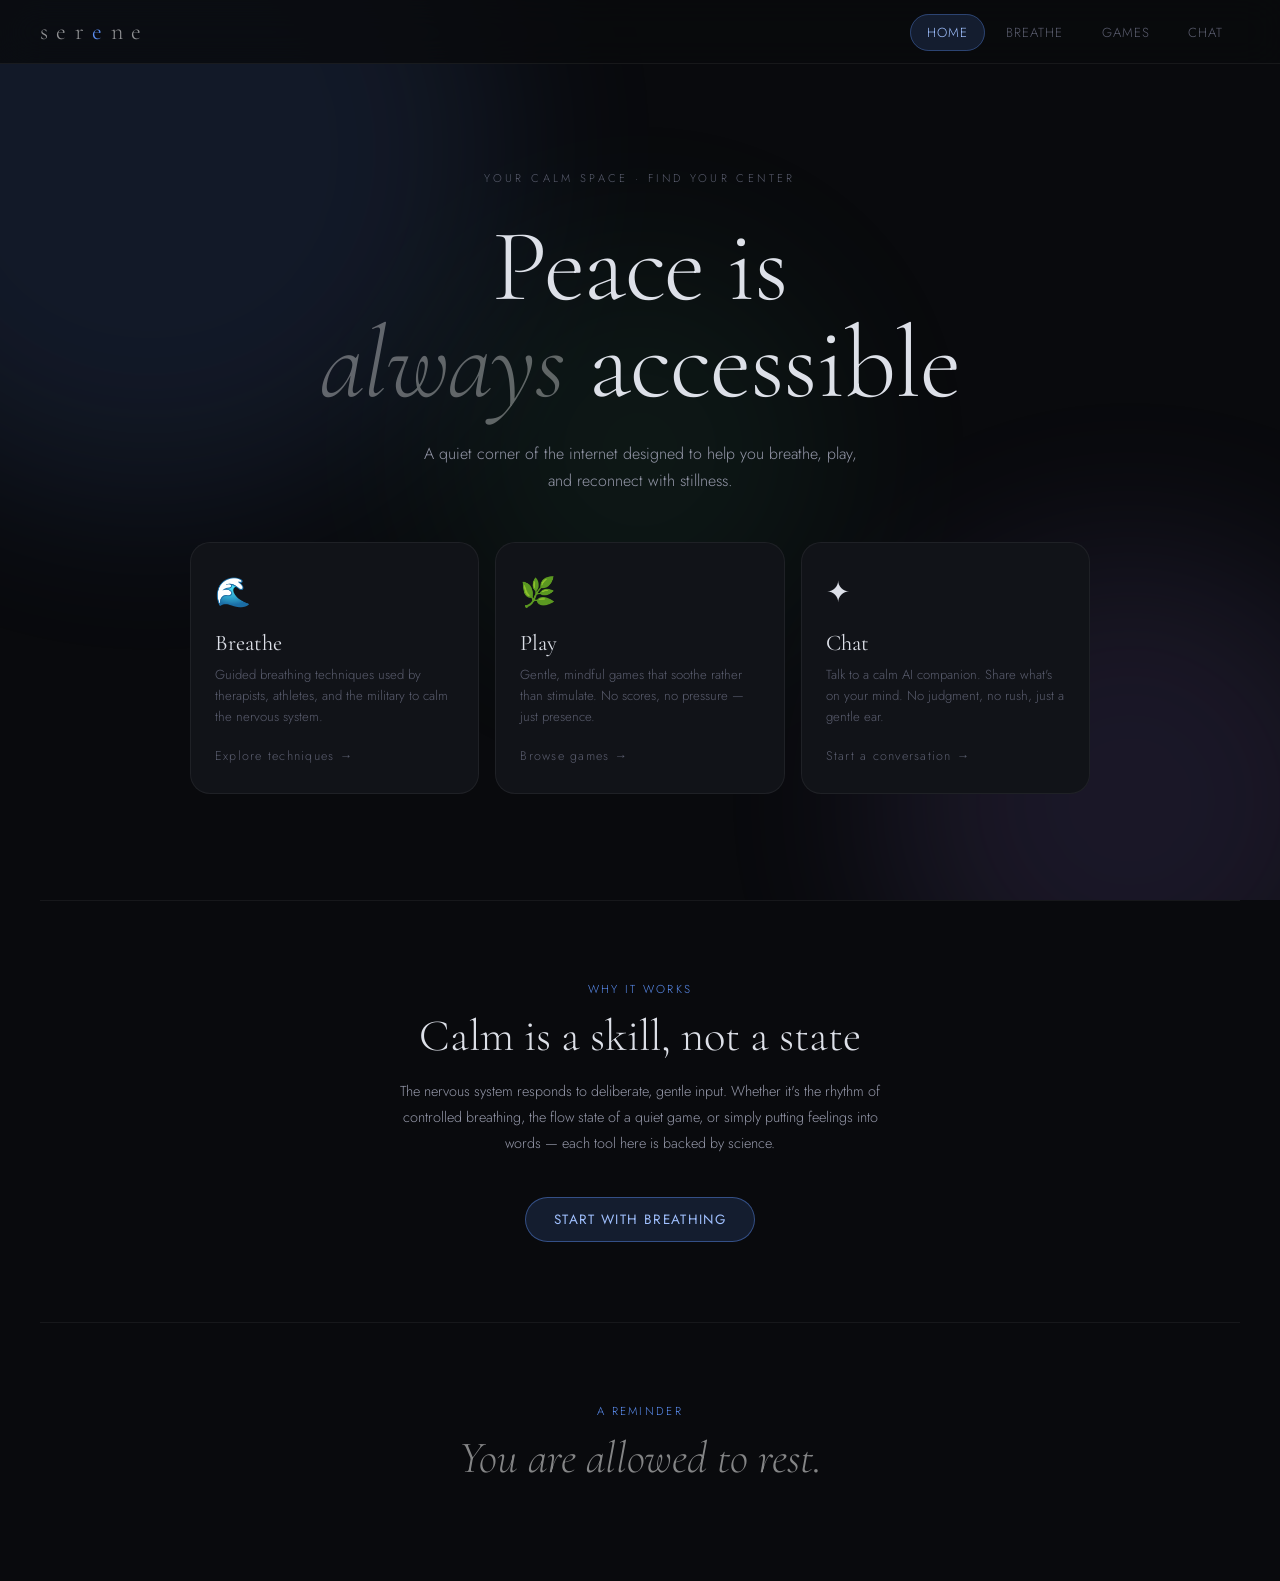
<file: index.html>
<!DOCTYPE html>
<html lang="en">
<head>
  <meta charset="UTF-8"/>
  <meta name="viewport" content="width=device-width, initial-scale=1.0"/>
  <title>Serene — Your Calm Space</title>
  <link rel="stylesheet" href="style.css"/>
  <link href="https://fonts.googleapis.com/css2?family=Cormorant+Garamond:ital,wght@0,300;0,400;0,500;1,300;1,400&family=Jost:wght@300;400;500&display=swap" rel="stylesheet"/>
</head>
<body>

<div class="ambient">
  <div class="ambient-blob blob-1"></div>
  <div class="ambient-blob blob-2"></div>
  <div class="ambient-blob blob-3"></div>
</div>

<nav>
  <a class="nav-logo" href="index.html">ser<span>e</span>ne</a>
  <ul class="nav-links">
    <li><a href="index.html" class="active">Home</a></li>
    <li><a href="breathing.html">Breathe</a></li>
    <li><a href="games.html">Games</a></li>
    <li><a href="chat.html">Chat</a></li>
  </ul>
</nav>

<main class="page">
  <section class="hero">
    <p class="hero-eyebrow">Your calm space · Find your center</p>
    <h1 class="hero-title">
      Peace is<br/><em>always</em> accessible
    </h1>
    <p class="hero-sub">
      A quiet corner of the internet designed to help you breathe, play, and reconnect with stillness.
    </p>

    <div class="hero-cards">
      <a class="hero-card" href="breathing.html" data-color="blue">
        <span class="hero-card-icon">🌊</span>
        <div class="hero-card-title">Breathe</div>
        <div class="hero-card-desc">Guided breathing techniques used by therapists, athletes, and the military to calm the nervous system.</div>
        <div class="hero-card-arrow">Explore techniques →</div>
      </a>
      <a class="hero-card" href="games.html" data-color="green">
        <span class="hero-card-icon">🌿</span>
        <div class="hero-card-title">Play</div>
        <div class="hero-card-desc">Gentle, mindful games that soothe rather than stimulate. No scores, no pressure — just presence.</div>
        <div class="hero-card-arrow">Browse games →</div>
      </a>
      <a class="hero-card" href="chat.html" data-color="purple">
        <span class="hero-card-icon">✦</span>
        <div class="hero-card-title">Chat</div>
        <div class="hero-card-desc">Talk to a calm AI companion. Share what's on your mind. No judgment, no rush, just a gentle ear.</div>
        <div class="hero-card-arrow">Start a conversation →</div>
      </a>
    </div>
  </section>

  <div class="divider"></div>

  <section class="home-section reveal">
    <div class="eyebrow">Why it works</div>
    <h2 class="home-section-title">Calm is a skill, not a state</h2>
    <p class="home-section-sub">
      The nervous system responds to deliberate, gentle input. Whether it's the rhythm of controlled breathing, the flow state of a quiet game, or simply putting feelings into words — each tool here is backed by science.
    </p>
    <a href="breathing.html" class="btn btn-primary" style="margin: 0 auto; display:inline-flex;">Start with breathing</a>
  </section>

  <div class="divider"></div>

  <section class="home-section reveal">
    <div class="eyebrow">A reminder</div>
    <h2 class="home-section-title" style="font-style:italic; color: rgba(255,255,255,0.5);">You are allowed to rest.</h2>
  </section>
</main>

<script>
  // Scroll reveal
  const reveals = document.querySelectorAll('.reveal');
  const io = new IntersectionObserver(entries => {
    entries.forEach(e => { if (e.isIntersecting) { e.target.classList.add('visible'); io.unobserve(e.target); } });
  }, { threshold: 0.15 });
  reveals.forEach(r => io.observe(r));
</script>
</body>
</html>
</file>
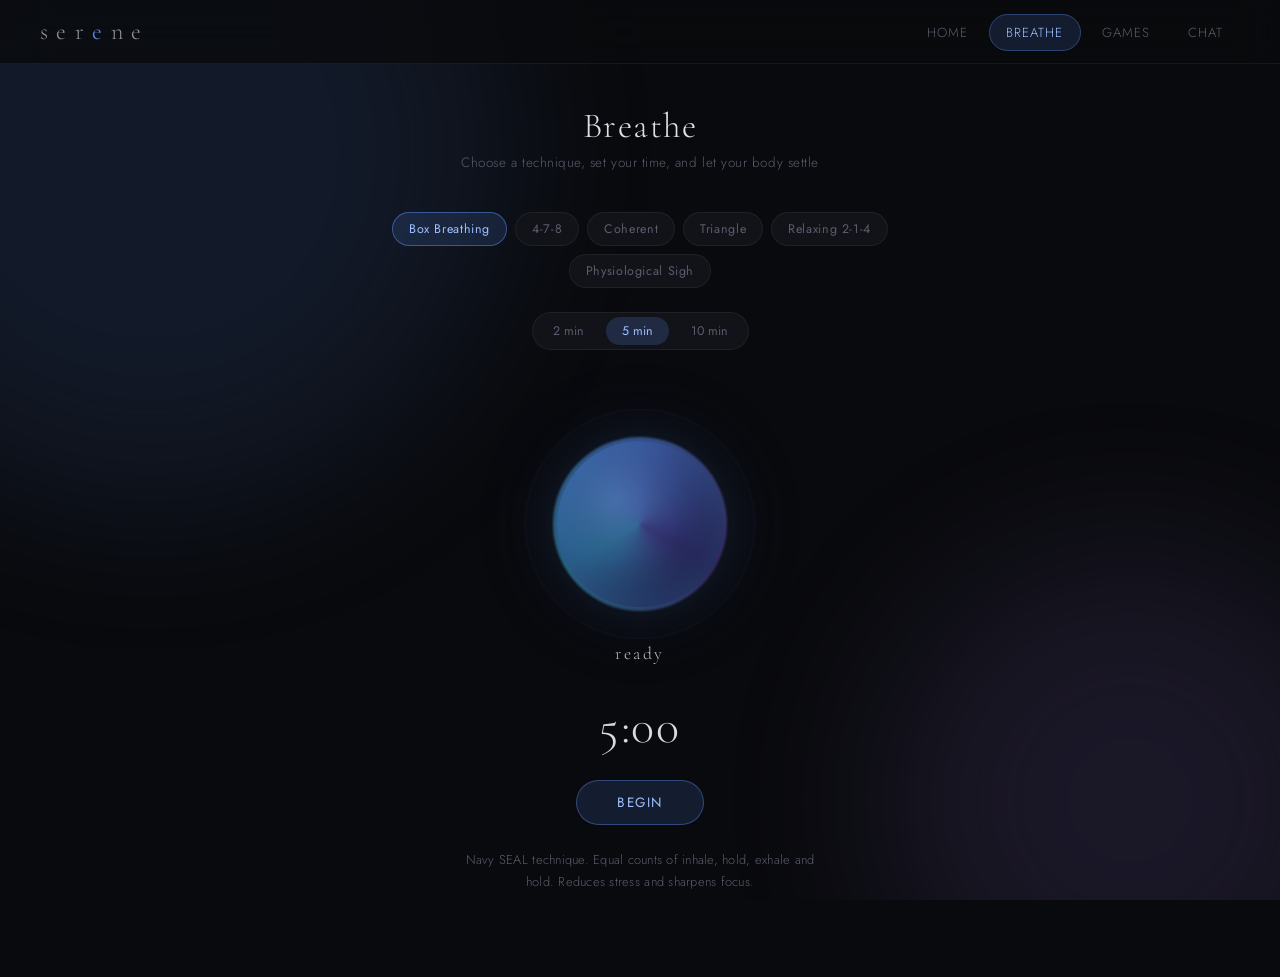
<file: breathing.html>
<!DOCTYPE html>
<html lang="en">
<head>
  <meta charset="UTF-8"/>
  <meta name="viewport" content="width=device-width, initial-scale=1.0"/>
  <title>Breathe — Serene</title>
  <link rel="stylesheet" href="style.css"/>
  <link href="https://fonts.googleapis.com/css2?family=Cormorant+Garamond:ital,wght@0,300;0,400;0,500;1,300;1,400&family=Jost:wght@300;400;500&display=swap" rel="stylesheet"/>
</head>
<body>

<div class="ambient">
  <div class="ambient-blob blob-1"></div>
  <div class="ambient-blob blob-2"></div>
</div>

<nav>
  <a class="nav-logo" href="index.html">ser<span>e</span>ne</a>
  <ul class="nav-links">
    <li><a href="index.html">Home</a></li>
    <li><a href="breathing.html" class="active">Breathe</a></li>
    <li><a href="games.html">Games</a></li>
    <li><a href="chat.html">Chat</a></li>
  </ul>
</nav>

<main class="page">
  <div class="breathe-heading">
    <h1>Breathe</h1>
    <p>Choose a technique, set your time, and let your body settle</p>
  </div>

  <div class="breathe-layout">
    <!-- Technique Selector -->
    <div class="technique-strip" id="technique-strip"></div>

    <!-- Duration Selector -->
    <div class="duration-strip">
      <button class="dur-btn" data-minutes="2">2 min</button>
      <button class="dur-btn active" data-minutes="5">5 min</button>
      <button class="dur-btn" data-minutes="10">10 min</button>
    </div>

    <!-- Orb -->
    <div class="orb-wrapper">
      <div class="orb-ring ring-3"></div>
      <div class="orb-ring ring-2"></div>
      <div class="orb-ring ring-1"></div>
      <div class="orb idle" id="orb">
        <div class="orb-core"></div>
      </div>
      <div class="phase-info">
        <div class="phase-label" id="phase-label">Ready</div>
        <div class="phase-count" id="phase-count"></div>
      </div>
    </div>

    <!-- Session Timer -->
    <div class="session-timer" id="session-timer">5:00</div>

    <!-- Controls -->
    <div class="breathe-controls">
      <button class="btn-breathe" id="btn-main">Begin</button>
      <button class="btn-reset-b" id="btn-reset" style="display:none;" title="Reset">↺</button>
    </div>

    <!-- Description -->
    <div class="technique-desc" id="technique-desc"></div>
  </div>
</main>

<script src="breathing.js"></script>
</body>
</html>
</file>
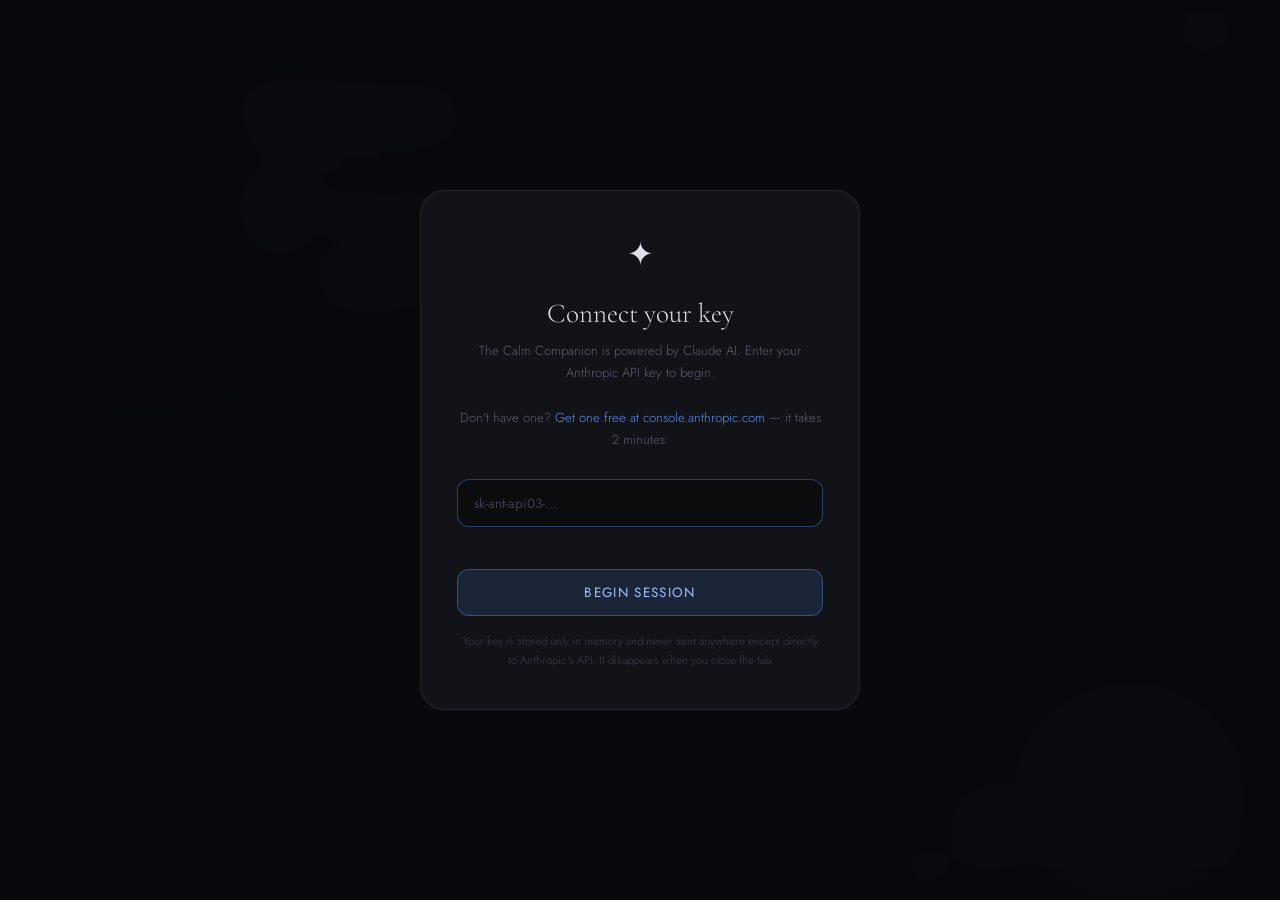
<file: chat.html>
<!DOCTYPE html>
<html lang="en">
<head>
  <meta charset="UTF-8"/>
  <meta name="viewport" content="width=device-width, initial-scale=1.0"/>
  <title>Calm Chat — Serene</title>
  <link rel="stylesheet" href="style.css"/>
  <link href="https://fonts.googleapis.com/css2?family=Cormorant+Garamond:ital,wght@0,300;0,400;0,500;1,300;1,400&family=Jost:wght@300;400;500&display=swap" rel="stylesheet"/>
  <style>
    /* ─── API Key Gate ─── */
    .api-gate {
      position: fixed; inset: 0; z-index: 999;
      background: rgba(9,10,13,0.96);
      backdrop-filter: blur(16px);
      display: flex; align-items: center; justify-content: center;
      padding: 24px;
    }
    .api-gate-box {
      background: #111318;
      border: 1px solid rgba(255,255,255,0.08);
      border-radius: 24px;
      padding: 40px 36px;
      max-width: 440px; width: 100%;
      text-align: center;
    }
    .api-gate-icon { font-size: 2rem; margin-bottom: 20px; }
    .api-gate-title {
      font-family: 'Cormorant Garamond', serif;
      font-size: 1.7rem; font-weight: 300;
      color: #dde0e8; margin-bottom: 10px;
    }
    .api-gate-desc {
      font-size: 0.82rem; color: #5a5d6e;
      line-height: 1.7; margin-bottom: 28px;
    }
    .api-gate-desc a { color: #5b8def; text-decoration: none; }
    .api-gate-desc a:hover { text-decoration: underline; }
    .api-key-input {
      width: 100%;
      background: #0b0c0e;
      border: 1px solid rgba(255,255,255,0.08);
      border-radius: 12px;
      color: #dde0e8;
      font-family: 'Jost', monospace;
      font-size: 0.85rem;
      padding: 13px 16px;
      outline: none;
      margin-bottom: 12px;
      transition: border-color 0.2s;
      letter-spacing: 0.04em;
    }
    .api-key-input:focus { border-color: rgba(91,141,239,0.4); }
    .api-key-input::placeholder { color: #3a3d4e; letter-spacing: 0; }
    .api-gate-error {
      font-size: 0.76rem; color: #e87d9b;
      margin-bottom: 12px; min-height: 18px;
    }
    .api-gate-btn {
      width: 100%;
      background: rgba(91,141,239,0.15);
      border: 1px solid rgba(91,141,239,0.4);
      color: #a0c0ff;
      font-family: 'Jost', sans-serif;
      font-size: 0.84rem; letter-spacing: 0.1em;
      text-transform: uppercase;
      padding: 13px;
      border-radius: 12px;
      cursor: pointer;
      transition: all 0.2s;
      outline: none;
    }
    .api-gate-btn:hover { background: rgba(91,141,239,0.25); }
    .api-gate-note {
      font-size: 0.72rem; color: #3a3d4e;
      margin-top: 16px; line-height: 1.6;
    }
    .key-badge {
      display: inline-flex; align-items: center; gap: 6px;
      font-size: 0.73rem; color: #5a5d6e;
      background: #0b0c0e; border: 1px solid rgba(255,255,255,0.06);
      border-radius: 100px; padding: 4px 10px;
      cursor: pointer; transition: all 0.2s; margin-top: 8px;
      position: absolute; bottom: 18px; right: 20px;
    }
    .key-badge:hover { color: #9497a8; border-color: rgba(255,255,255,0.12); }
    .chat-layout { position: relative; }
  </style>
</head>
<body>

<!-- API Key Gate -->
<div class="api-gate" id="api-gate">
  <div class="api-gate-box">
    <div class="api-gate-icon">✦</div>
    <div class="api-gate-title">Connect your key</div>
    <div class="api-gate-desc">
      The Calm Companion is powered by Claude AI. Enter your Anthropic API key to begin.<br/><br/>
      Don't have one? <a href="https://console.anthropic.com/" target="_blank">Get one free at console.anthropic.com</a> — it takes 2 minutes.
    </div>
    <input
      class="api-key-input"
      id="api-key-input"
      type="password"
      placeholder="sk-ant-api03-..."
      autocomplete="off"
      spellcheck="false"
    />
    <div class="api-gate-error" id="api-gate-error"></div>
    <button class="api-gate-btn" id="api-gate-btn">Begin Session</button>
    <div class="api-gate-note">
      Your key is stored only in memory and never sent anywhere except directly to Anthropic's API. It disappears when you close the tab.
    </div>
  </div>
</div>

<div class="ambient">
  <div class="ambient-blob blob-1" style="background: var(--purple);"></div>
  <div class="ambient-blob blob-2" style="background: var(--accent);"></div>
</div>

<nav>
  <a class="nav-logo" href="index.html">ser<span>e</span>ne</a>
  <ul class="nav-links">
    <li><a href="index.html">Home</a></li>
    <li><a href="breathing.html">Breathe</a></li>
    <li><a href="games.html">Games</a></li>
    <li><a href="chat.html" class="active">Chat</a></li>
  </ul>
</nav>

<main class="page">
  <div class="chat-layout">
    <button class="key-badge" id="change-key-btn" title="Change API key">🔑 Change key</button>

    <div class="chat-header">
      <div class="chat-header-left">
        <h1>Calm Companion</h1>
        <p>A gentle space to share what's on your mind</p>
      </div>
      <div class="chat-status">
        <div class="status-dot"></div>
        <span>Here with you</span>
      </div>
    </div>

    <div class="chat-messages" id="chat-messages">
      <!-- Initial AI message -->
      <div class="msg ai">
        <div class="msg-avatar ai-av">✦</div>
        <div class="msg-bubble">
          Hello, and welcome. I'm glad you're here.<br/><br/>
          This is a quiet, unhurried space. You can share what's on your mind, vent about your day, or simply talk — there's no agenda. What's present for you right now?
        </div>
      </div>
    </div>

    <div class="chat-footer">
      <div class="chat-suggestions" id="suggestions">
        <button class="suggestion-chip">I'm feeling anxious</button>
        <button class="suggestion-chip">Had a rough day</button>
        <button class="suggestion-chip">Can't stop overthinking</button>
        <button class="suggestion-chip">I just need to vent</button>
        <button class="suggestion-chip">Help me calm down</button>
      </div>
      <div class="chat-input-row">
        <textarea
          class="chat-input"
          id="chat-input"
          placeholder="Share what's on your mind..."
          rows="1"
        ></textarea>
        <button class="chat-send-btn" id="send-btn" title="Send">↑</button>
      </div>
      <div class="chat-disclaimer">
        This AI companion offers gentle support, not clinical advice. If you're in crisis, please contact a professional or call a crisis line.
      </div>
    </div>

  </div>
</main>

<script>
// ─── State ────────────────────────────────────────────────────────────────────
const SYSTEM_PROMPT = `You are a calm, warm, deeply empathetic companion on a wellness app called Serene. Your role is to provide gentle emotional support, active listening, and grounding presence.

Core principles:
- Speak with warmth, softness, and patience. Never rush.
- Validate feelings before offering any perspective or suggestion.
- Use reflective listening: mirror back what you hear without parroting.
- Never diagnose, prescribe, or give clinical advice.
- Gently suggest professional help only if the person seems in serious distress.
- Keep responses concise but meaningful — 2-4 short paragraphs at most.
- Occasionally suggest a breathing exercise or grounding technique if fitting, but don't force it.
- End most responses with a gentle, open question to keep the person talking.
- Never use jargon or clinical language. Speak like a wise, caring friend.
- If the person just wants to vent, let them. Don't problem-solve unless they ask.
- Use calming language. Avoid alarming words. Create psychological safety.`;

let conversationHistory = [];
let isTyping = false;
let apiKey = '';

// ─── DOM ─────────────────────────────────────────────────────────────────────
const messagesEl    = document.getElementById('chat-messages');
const inputEl       = document.getElementById('chat-input');
const sendBtn       = document.getElementById('send-btn');
const suggestions   = document.getElementById('suggestions');
const apiGate       = document.getElementById('api-gate');
const apiKeyInput   = document.getElementById('api-key-input');
const apiGateBtn    = document.getElementById('api-gate-btn');
const apiGateError  = document.getElementById('api-gate-error');
const changeKeyBtn  = document.getElementById('change-key-btn');

// ─── API Key Gate ─────────────────────────────────────────────────────────────
function openGate() {
  apiGate.style.display = 'flex';
  apiKeyInput.value = '';
  apiGateError.textContent = '';
  setTimeout(() => apiKeyInput.focus(), 100);
}

function closeGate() {
  apiGate.style.display = 'none';
  inputEl.focus();
}

apiGateBtn.addEventListener('click', submitKey);
apiKeyInput.addEventListener('keydown', e => { if (e.key === 'Enter') submitKey(); });
changeKeyBtn.addEventListener('click', openGate);

async function submitKey() {
  const val = apiKeyInput.value.trim();
  if (!val) { apiGateError.textContent = 'Please enter your API key.'; return; }
  if (!val.startsWith('sk-ant-')) { apiGateError.textContent = 'That doesn\'t look like an Anthropic key (should start with sk-ant-).'; return; }

  // Quick test call
  apiGateBtn.textContent = 'Connecting...';
  apiGateBtn.disabled = true;
  apiGateError.textContent = '';

  try {
    const res = await fetch('https://api.anthropic.com/v1/messages', {
      method: 'POST',
      headers: {
        'Content-Type': 'application/json',
        'x-api-key': val,
        'anthropic-version': '2023-06-01',
        'anthropic-dangerous-direct-browser-access': 'true',
      },
      body: JSON.stringify({
        model: 'claude-haiku-4-5-20251001',
        max_tokens: 10,
        messages: [{ role: 'user', content: 'hi' }],
      }),
    });

    if (res.status === 401) { throw new Error('Invalid API key. Please check and try again.'); }
    if (!res.ok) { throw new Error(`API error (${res.status}). Please try again.`); }

    apiKey = val;
    closeGate();
  } catch (err) {
    apiGateError.textContent = err.message || 'Could not connect. Check your key and try again.';
  } finally {
    apiGateBtn.textContent = 'Begin Session';
    apiGateBtn.disabled = false;
  }
}

// Open gate on load
openGate();

// ─── Suggestion chips ─────────────────────────────────────────────────────────
suggestions.querySelectorAll('.suggestion-chip').forEach(chip => {
  chip.addEventListener('click', () => {
    inputEl.value = chip.textContent;
    autoResize();
    sendMessage();
    suggestions.style.display = 'none';
  });
});

// ─── Auto-resize textarea ─────────────────────────────────────────────────────
function autoResize() {
  inputEl.style.height = 'auto';
  inputEl.style.height = Math.min(inputEl.scrollHeight, 120) + 'px';
}
inputEl.addEventListener('input', autoResize);

inputEl.addEventListener('keydown', e => {
  if (e.key === 'Enter' && !e.shiftKey) {
    e.preventDefault();
    sendMessage();
  }
});
sendBtn.addEventListener('click', sendMessage);

// ─── Add message to UI ────────────────────────────────────────────────────────
function addMessage(role, text) {
  const div = document.createElement('div');
  div.className = `msg ${role}`;

  const av = document.createElement('div');
  av.className = `msg-avatar ${role === 'ai' ? 'ai-av' : 'user-av'}`;
  av.textContent = role === 'ai' ? '✦' : 'you';

  const bubble = document.createElement('div');
  bubble.className = 'msg-bubble';
  bubble.innerHTML = text.replace(/\n/g, '<br/>');

  div.appendChild(av);
  div.appendChild(bubble);
  messagesEl.appendChild(div);
  scrollToBottom();
  return bubble;
}

function showTyping() {
  const div = document.createElement('div');
  div.className = 'msg ai';
  div.id = 'typing-indicator';

  const av = document.createElement('div');
  av.className = 'msg-avatar ai-av';
  av.textContent = '✦';

  const indicator = document.createElement('div');
  indicator.className = 'typing-indicator';
  indicator.innerHTML = `<div class="typing-dot"></div><div class="typing-dot"></div><div class="typing-dot"></div>`;

  div.appendChild(av);
  div.appendChild(indicator);
  messagesEl.appendChild(div);
  scrollToBottom();
}

function removeTyping() {
  const t = document.getElementById('typing-indicator');
  if (t) t.remove();
}

function scrollToBottom() {
  messagesEl.scrollTop = messagesEl.scrollHeight;
}

// ─── Send message ─────────────────────────────────────────────────────────────
async function sendMessage() {
  const text = inputEl.value.trim();
  if (!text || isTyping) return;

  // Hide suggestions after first message
  suggestions.style.display = 'none';

  // Add to UI + history
  addMessage('user', text);
  conversationHistory.push({ role: 'user', content: text });
  inputEl.value = '';
  inputEl.style.height = 'auto';

  isTyping = true;
  sendBtn.disabled = true;
  showTyping();

  try {
    const response = await fetch('https://api.anthropic.com/v1/messages', {
      method: 'POST',
      headers: {
        'Content-Type': 'application/json',
        'x-api-key': apiKey,
        'anthropic-version': '2023-06-01',
        'anthropic-dangerous-direct-browser-access': 'true',
      },
      body: JSON.stringify({
        model: 'claude-sonnet-4-20250514',
        max_tokens: 1000,
        system: SYSTEM_PROMPT,
        messages: conversationHistory,
      }),
    });

    const data = await response.json();

    if (!response.ok) {
      if (response.status === 401) {
        removeTyping();
        openGate();
        apiGateError.textContent = 'Your key was rejected. Please re-enter it.';
        return;
      }
      throw new Error(`API ${response.status}`);
    }

    const reply = data.content?.map(b => b.text || '').join('') || "I'm here with you. Can you tell me more?";

    removeTyping();
    addMessage('ai', reply);
    conversationHistory.push({ role: 'assistant', content: reply });

  } catch (err) {
    removeTyping();
    addMessage('ai', "Something went quiet on my end. Could you try sending that again?");
    console.error(err);
  } finally {
    isTyping = false;
    sendBtn.disabled = false;
    inputEl.focus();
  }
}
</script>
</body>
</html>
</file>
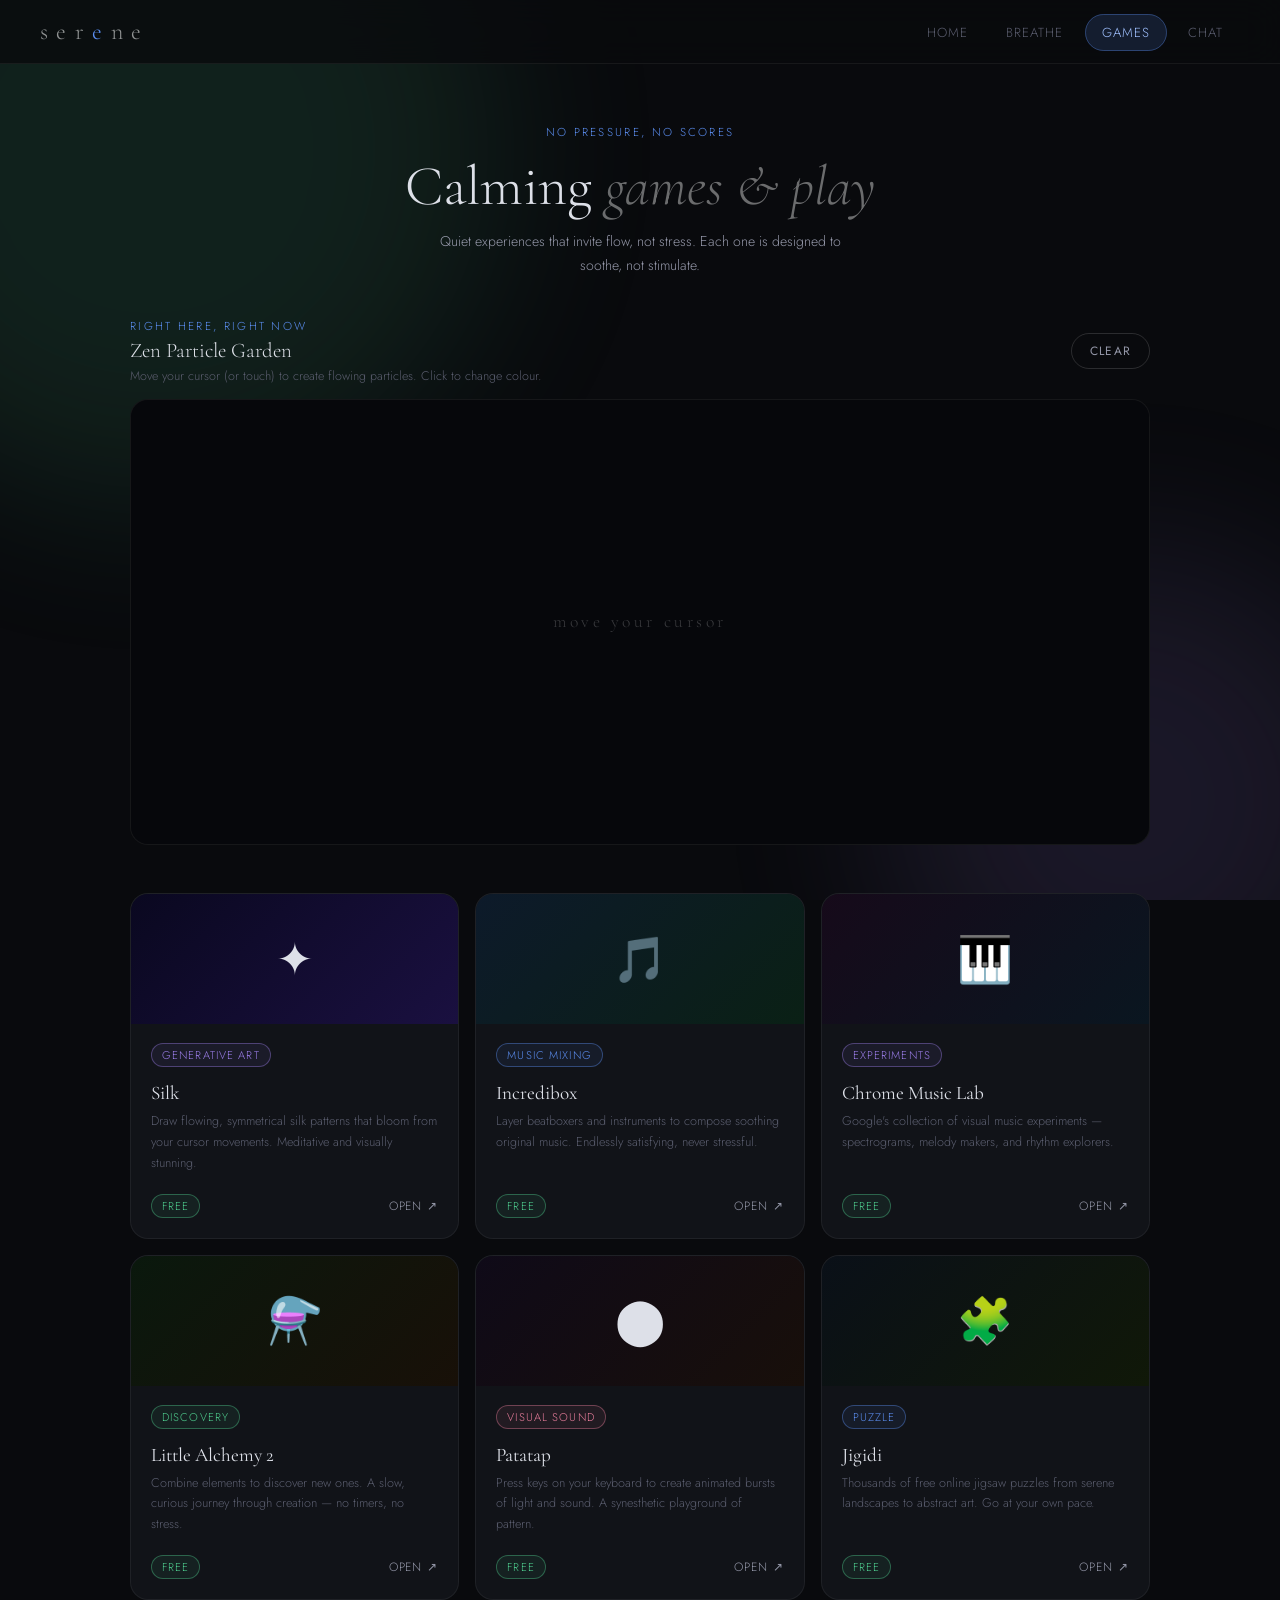
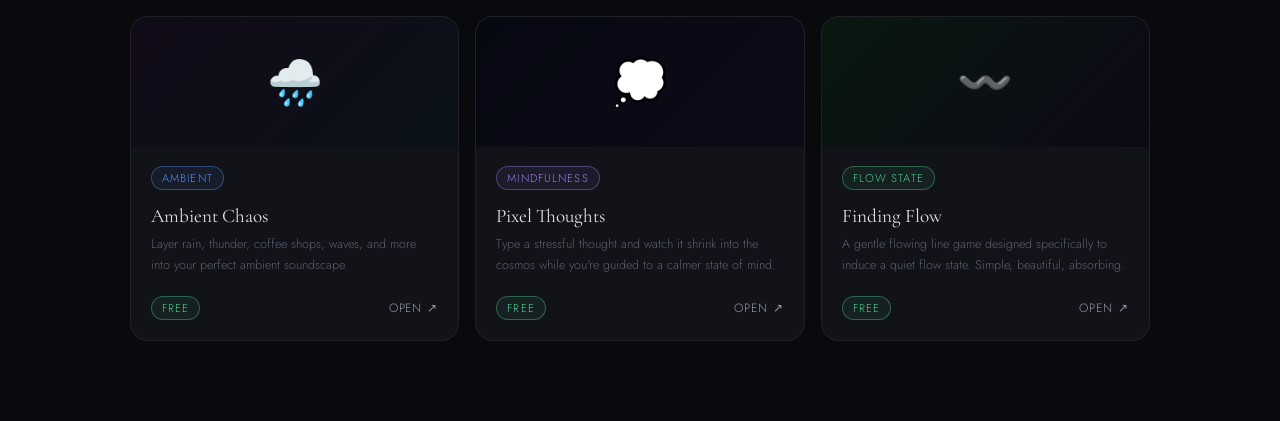
<file: games.html>
<!DOCTYPE html>
<html lang="en">
<head>
  <meta charset="UTF-8"/>
  <meta name="viewport" content="width=device-width, initial-scale=1.0"/>
  <title>Calm Games — Serene</title>
  <link rel="stylesheet" href="style.css"/>
  <link href="https://fonts.googleapis.com/css2?family=Cormorant+Garamond:ital,wght@0,300;0,400;0,500;1,300;1,400&family=Jost:wght@300;400;500&display=swap" rel="stylesheet"/>
</head>
<body>

<div class="ambient">
  <div class="ambient-blob blob-1" style="background: var(--green);"></div>
  <div class="ambient-blob blob-2" style="background: var(--purple);"></div>
</div>

<nav>
  <a class="nav-logo" href="index.html">ser<span>e</span>ne</a>
  <ul class="nav-links">
    <li><a href="index.html">Home</a></li>
    <li><a href="breathing.html">Breathe</a></li>
    <li><a href="games.html" class="active">Games</a></li>
    <li><a href="chat.html">Chat</a></li>
  </ul>
</nav>

<main class="page">
  <div class="games-header">
    <div class="eyebrow">No pressure, no scores</div>
    <h1>Calming <em style="font-style:italic; color: rgba(255,255,255,0.4);">games &amp; play</em></h1>
    <p>Quiet experiences that invite flow, not stress. Each one is designed to soothe, not stimulate.</p>
  </div>

  <!-- In-page sand garden -->
  <div class="section" style="padding-top: 40px; padding-bottom: 0;">
    <div style="margin-bottom: 14px; display:flex; align-items: center; justify-content: space-between; flex-wrap: wrap; gap: 12px;">
      <div>
        <div class="eyebrow" style="margin-bottom: 4px;">Right here, right now</div>
        <div class="serif" style="font-size:1.3rem; color: var(--text);">Zen Particle Garden</div>
        <div style="font-size: 0.78rem; color: var(--text-dim); margin-top: 4px;">Move your cursor (or touch) to create flowing particles. Click to change colour.</div>
      </div>
      <button id="clear-btn" class="btn btn-ghost" style="font-size:0.75rem; padding: 8px 18px;">Clear</button>
    </div>
    <div style="border-radius: 18px; overflow: hidden; border: 1px solid var(--border); background: #07080b; aspect-ratio: 16/7; position: relative;">
      <canvas id="zen-canvas" style="display: block; width: 100%; height: 100%; cursor: none;"></canvas>
      <div id="zen-hint" style="position: absolute; inset: 0; display: flex; align-items: center; justify-content: center; pointer-events: none; transition: opacity 0.5s;">
        <span style="font-family: 'Cormorant Garamond', serif; font-size: 1.1rem; color: rgba(255,255,255,0.2); letter-spacing: 0.2em;">move your cursor</span>
      </div>
    </div>
  </div>

  <!-- External game cards -->
  <div class="games-grid" style="padding-top: 48px;">

    <a class="game-card" href="https://weavesilk.com/" target="_blank" rel="noopener">
      <div class="game-thumb" style="background: linear-gradient(135deg, #0a0820, #1a1040);">
        <div class="game-thumb-inner" style="font-size: 2.8rem;">✦</div>
      </div>
      <div class="game-body">
        <div style="margin-bottom:8px;"><span class="pill pill-purple">Generative art</span></div>
        <div class="game-title">Silk</div>
        <div class="game-desc">Draw flowing, symmetrical silk patterns that bloom from your cursor movements. Meditative and visually stunning.</div>
        <div class="game-footer">
          <span class="pill pill-green">Free</span>
          <span class="game-link-btn">Open ↗</span>
        </div>
      </div>
    </a>

    <a class="game-card" href="https://incredibox.com/" target="_blank" rel="noopener">
      <div class="game-thumb" style="background: linear-gradient(135deg, #0d1a2a, #0a2015);">
        <div class="game-thumb-inner" style="font-size: 2.8rem;">🎵</div>
      </div>
      <div class="game-body">
        <div style="margin-bottom:8px;"><span class="pill pill-blue">Music mixing</span></div>
        <div class="game-title">Incredibox</div>
        <div class="game-desc">Layer beatboxers and instruments to compose soothing original music. Endlessly satisfying, never stressful.</div>
        <div class="game-footer">
          <span class="pill pill-green">Free</span>
          <span class="game-link-btn">Open ↗</span>
        </div>
      </div>
    </a>

    <a class="game-card" href="https://musiclab.chromeexperiments.com/" target="_blank" rel="noopener">
      <div class="game-thumb" style="background: linear-gradient(135deg, #160a1a, #0a1620);">
        <div class="game-thumb-inner" style="font-size: 2.8rem;">🎹</div>
      </div>
      <div class="game-body">
        <div style="margin-bottom:8px;"><span class="pill pill-purple">Experiments</span></div>
        <div class="game-title">Chrome Music Lab</div>
        <div class="game-desc">Google's collection of visual music experiments — spectrograms, melody makers, and rhythm explorers.</div>
        <div class="game-footer">
          <span class="pill pill-green">Free</span>
          <span class="game-link-btn">Open ↗</span>
        </div>
      </div>
    </a>

    <a class="game-card" href="https://littlealchemy2.com/" target="_blank" rel="noopener">
      <div class="game-thumb" style="background: linear-gradient(135deg, #0a180d, #181008);">
        <div class="game-thumb-inner" style="font-size: 2.8rem;">⚗️</div>
      </div>
      <div class="game-body">
        <div style="margin-bottom:8px;"><span class="pill pill-green">Discovery</span></div>
        <div class="game-title">Little Alchemy 2</div>
        <div class="game-desc">Combine elements to discover new ones. A slow, curious journey through creation — no timers, no stress.</div>
        <div class="game-footer">
          <span class="pill pill-green">Free</span>
          <span class="game-link-btn">Open ↗</span>
        </div>
      </div>
    </a>

    <a class="game-card" href="https://patatap.com/" target="_blank" rel="noopener">
      <div class="game-thumb" style="background: linear-gradient(135deg, #0f0a18, #180f0a);">
        <div class="game-thumb-inner" style="font-size: 2.8rem;">⬤</div>
      </div>
      <div class="game-body">
        <div style="margin-bottom:8px;"><span class="pill pill-rose">Visual sound</span></div>
        <div class="game-title">Patatap</div>
        <div class="game-desc">Press keys on your keyboard to create animated bursts of light and sound. A synesthetic playground of pattern.</div>
        <div class="game-footer">
          <span class="pill pill-green">Free</span>
          <span class="game-link-btn">Open ↗</span>
        </div>
      </div>
    </a>

    <a class="game-card" href="https://www.jigidi.com/" target="_blank" rel="noopener">
      <div class="game-thumb" style="background: linear-gradient(135deg, #0a1018, #101808);">
        <div class="game-thumb-inner" style="font-size: 2.8rem;">🧩</div>
      </div>
      <div class="game-body">
        <div style="margin-bottom:8px;"><span class="pill pill-blue">Puzzle</span></div>
        <div class="game-title">Jigidi</div>
        <div class="game-desc">Thousands of free online jigsaw puzzles from serene landscapes to abstract art. Go at your own pace.</div>
        <div class="game-footer">
          <span class="pill pill-green">Free</span>
          <span class="game-link-btn">Open ↗</span>
        </div>
      </div>
    </a>

    <a class="game-card" href="https://neal.fun/ambient-chaos/" target="_blank" rel="noopener">
      <div class="game-thumb" style="background: linear-gradient(135deg, #120a18, #0a1218);">
        <div class="game-thumb-inner" style="font-size: 2.8rem;">🌧️</div>
      </div>
      <div class="game-body">
        <div style="margin-bottom:8px;"><span class="pill pill-blue">Ambient</span></div>
        <div class="game-title">Ambient Chaos</div>
        <div class="game-desc">Layer rain, thunder, coffee shops, waves, and more into your perfect ambient soundscape.</div>
        <div class="game-footer">
          <span class="pill pill-green">Free</span>
          <span class="game-link-btn">Open ↗</span>
        </div>
      </div>
    </a>

    <a class="game-card" href="https://www.pixelthoughts.co/" target="_blank" rel="noopener">
      <div class="game-thumb" style="background: linear-gradient(135deg, #060812, #0c0c18);">
        <div class="game-thumb-inner" style="font-size: 2.8rem;">💭</div>
      </div>
      <div class="game-body">
        <div style="margin-bottom:8px;"><span class="pill pill-purple">Mindfulness</span></div>
        <div class="game-title">Pixel Thoughts</div>
        <div class="game-desc">Type a stressful thought and watch it shrink into the cosmos while you're guided to a calmer state of mind.</div>
        <div class="game-footer">
          <span class="pill pill-green">Free</span>
          <span class="game-link-btn">Open ↗</span>
        </div>
      </div>
    </a>

    <a class="game-card" href="https://www.findingflow.io/" target="_blank" rel="noopener">
      <div class="game-thumb" style="background: linear-gradient(135deg, #091810, #0d0916);">
        <div class="game-thumb-inner" style="font-size: 2.8rem;">〰️</div>
      </div>
      <div class="game-body">
        <div style="margin-bottom:8px;"><span class="pill pill-green">Flow state</span></div>
        <div class="game-title">Finding Flow</div>
        <div class="game-desc">A gentle flowing line game designed specifically to induce a quiet flow state. Simple, beautiful, absorbing.</div>
        <div class="game-footer">
          <span class="pill pill-green">Free</span>
          <span class="game-link-btn">Open ↗</span>
        </div>
      </div>
    </a>

  </div>
</main>

<script>
// ─── Zen Particle Garden ──────────────────────────────────────────────────────
const canvas = document.getElementById('zen-canvas');
const ctx    = canvas.getContext('2d');
const hint   = document.getElementById('zen-hint');
const clearBtn = document.getElementById('clear-btn');

let W, H, interacted = false;
let mouse = { x: -1000, y: -1000, active: false };

const PALETTES = [
  ['#5b8def', '#9b7de8', '#60d0f0'],  // blue / purple
  ['#4ecb8d', '#60d0f0', '#5b8def'],  // green / blue
  ['#e87d9b', '#e8b87d', '#e87d4e'],  // rose / warm
  ['#e8d07d', '#d0e87d', '#7de8b8'],  // gold / nature
];
let paletteIdx = 0;

function palette() { return PALETTES[paletteIdx]; }

function resize() {
  const rect = canvas.parentElement.getBoundingClientRect();
  W = canvas.width  = rect.width;
  H = canvas.height = rect.height;
}
window.addEventListener('resize', resize);
resize();

const particles = [];

class Particle {
  constructor(x, y) {
    const cols = palette();
    this.x  = x + (Math.random() - 0.5) * 20;
    this.y  = y + (Math.random() - 0.5) * 20;
    this.vx = (Math.random() - 0.5) * 0.8;
    this.vy = (Math.random() - 0.5) * 0.8 - 0.3;
    this.life = 1;
    this.decay = 0.006 + Math.random() * 0.008;
    this.r = 2 + Math.random() * 3;
    this.color = cols[Math.floor(Math.random() * cols.length)];
    this.wobble = Math.random() * Math.PI * 2;
  }
  update() {
    this.wobble += 0.05;
    this.vx += Math.sin(this.wobble) * 0.02;
    this.vy -= 0.008;
    this.x += this.vx;
    this.y += this.vy;
    this.life -= this.decay;
    this.r *= 0.995;
  }
  draw() {
    ctx.save();
    ctx.globalAlpha = this.life * 0.7;
    ctx.beginPath();
    ctx.arc(this.x, this.y, this.r, 0, Math.PI * 2);
    ctx.fillStyle = this.color;
    ctx.shadowBlur = 12;
    ctx.shadowColor = this.color;
    ctx.fill();
    ctx.restore();
  }
}

let frame = 0;
function loop() {
  requestAnimationFrame(loop);
  // Fade trail
  ctx.fillStyle = 'rgba(7, 8, 11, 0.18)';
  ctx.fillRect(0, 0, W, H);

  if (mouse.active) {
    if (frame % 2 === 0) {
      for (let i = 0; i < 3; i++) particles.push(new Particle(mouse.x, mouse.y));
    }
  }

  for (let i = particles.length - 1; i >= 0; i--) {
    particles[i].update();
    particles[i].draw();
    if (particles[i].life <= 0) particles.splice(i, 1);
  }

  frame++;
}
loop();

function showInteraction(x, y) {
  if (!interacted) { hint.style.opacity = '0'; interacted = true; }
  mouse.x = x;
  mouse.y = y;
  mouse.active = true;
}

canvas.addEventListener('mousemove', e => {
  const r = canvas.getBoundingClientRect();
  const scaleX = W / r.width;
  const scaleY = H / r.height;
  showInteraction((e.clientX - r.left) * scaleX, (e.clientY - r.top) * scaleY);
});
canvas.addEventListener('mouseleave', () => { mouse.active = false; });
canvas.addEventListener('click', () => { paletteIdx = (paletteIdx + 1) % PALETTES.length; });
canvas.addEventListener('touchmove', e => {
  e.preventDefault();
  const t = e.touches[0];
  const r = canvas.getBoundingClientRect();
  const scaleX = W / r.width;
  const scaleY = H / r.height;
  showInteraction((t.clientX - r.left) * scaleX, (t.clientY - r.top) * scaleY);
}, { passive: false });
canvas.addEventListener('touchend', () => { mouse.active = false; });

clearBtn.addEventListener('click', () => {
  particles.length = 0;
  ctx.clearRect(0, 0, W, H);
  interacted = false;
  hint.style.opacity = '1';
});
</script>
</body>
</html>
</file>
<file: style.css>
/* ─── Reset ─── */
*, *::before, *::after { box-sizing: border-box; margin: 0; padding: 0; }

:root {
  --bg: #090a0d;
  --surface: #111318;
  --surface2: #181b22;
  --border: rgba(255,255,255,0.06);
  --border-hover: rgba(255,255,255,0.14);
  --text: #dde0e8;
  --text-dim: #5a5d6e;
  --text-mid: #9497a8;
  --accent: #5b8def;
  --accent-soft: rgba(91,141,239,0.15);
  --accent-glow: rgba(91,141,239,0.35);
  --green: #4ecb8d;
  --purple: #9b7de8;
  --rose: #e87d9b;
  font-size: 16px;
}

html { scroll-behavior: smooth; }

body {
  background: var(--bg);
  color: var(--text);
  font-family: 'Jost', sans-serif;
  font-weight: 300;
  min-height: 100vh;
  display: flex;
  flex-direction: column;
}

/* ─── Ambient BG ─── */
.ambient {
  position: fixed;
  top: 0; left: 0;
  width: 100%; height: 100%;
  pointer-events: none;
  z-index: 0;
  overflow: hidden;
}
.ambient-blob {
  position: absolute;
  border-radius: 50%;
  filter: blur(90px);
  opacity: 0.12;
}
.blob-1 {
  width: 700px; height: 700px;
  top: -200px; left: -200px;
  background: var(--accent);
  animation: drift 18s ease-in-out infinite alternate;
}
.blob-2 {
  width: 500px; height: 500px;
  bottom: -150px; right: -100px;
  background: var(--purple);
  animation: drift 22s ease-in-out infinite alternate-reverse;
}
.blob-3 {
  width: 400px; height: 400px;
  top: 50%; left: 50%;
  transform: translate(-50%,-50%);
  background: var(--green);
  opacity: 0.07;
  animation: drift 28s ease-in-out infinite alternate;
}

@keyframes drift {
  0%   { transform: translate(0, 0) scale(1); }
  100% { transform: translate(60px, 40px) scale(1.1); }
}

/* ─── Nav ─── */
nav {
  position: fixed;
  top: 0; left: 0; right: 0;
  z-index: 100;
  display: flex;
  align-items: center;
  justify-content: space-between;
  padding: 0 40px;
  height: 64px;
  background: rgba(9, 10, 13, 0.8);
  backdrop-filter: blur(20px);
  border-bottom: 1px solid var(--border);
}

.nav-logo {
  font-family: 'Cormorant Garamond', serif;
  font-weight: 300;
  font-size: 1.5rem;
  letter-spacing: 0.35em;
  color: rgba(255,255,255,0.55);
  text-decoration: none;
  text-transform: lowercase;
}
.nav-logo span { color: var(--accent); }

.nav-links {
  display: flex;
  gap: 4px;
  list-style: none;
}
.nav-links a {
  text-decoration: none;
  color: var(--text-dim);
  font-size: 0.82rem;
  letter-spacing: 0.08em;
  text-transform: uppercase;
  padding: 8px 16px;
  border-radius: 100px;
  border: 1px solid transparent;
  transition: all 0.2s ease;
}
.nav-links a:hover {
  color: var(--text);
  border-color: var(--border);
}
.nav-links a.active {
  color: #a0c0ff;
  background: var(--accent-soft);
  border-color: rgba(91,141,239,0.35);
}

/* ─── Page wrapper ─── */
.page {
  position: relative;
  z-index: 1;
  flex: 1;
  padding-top: 64px;
}

/* ─── Shared typography ─── */
.serif { font-family: 'Cormorant Garamond', serif; }

h1, h2, h3 { font-weight: 300; }

.eyebrow {
  font-size: 0.72rem;
  letter-spacing: 0.2em;
  text-transform: uppercase;
  color: var(--accent);
  margin-bottom: 12px;
}

/* ─── Shared section ─── */
.section {
  max-width: 1100px;
  margin: 0 auto;
  padding: 80px 40px;
}
.section-sm {
  max-width: 680px;
  margin: 0 auto;
  padding: 60px 40px;
}

/* ─── Cards ─── */
.card {
  background: var(--surface);
  border: 1px solid var(--border);
  border-radius: 16px;
  transition: border-color 0.25s, box-shadow 0.25s;
}
.card:hover {
  border-color: var(--border-hover);
  box-shadow: 0 8px 40px rgba(0,0,0,0.4);
}

/* ─── Pill badge ─── */
.pill {
  display: inline-block;
  font-size: 0.7rem;
  letter-spacing: 0.1em;
  text-transform: uppercase;
  padding: 3px 10px;
  border-radius: 100px;
  border: 1px solid;
}
.pill-blue  { color: var(--accent); border-color: rgba(91,141,239,0.4); background: rgba(91,141,239,0.08); }
.pill-green { color: var(--green);  border-color: rgba(78,203,141,0.4); background: rgba(78,203,141,0.08); }
.pill-purple{ color: var(--purple); border-color: rgba(155,125,232,0.4); background: rgba(155,125,232,0.08); }
.pill-rose  { color: var(--rose);   border-color: rgba(232,125,155,0.4); background: rgba(232,125,155,0.08); }

/* ─── Buttons ─── */
.btn {
  display: inline-flex;
  align-items: center;
  gap: 8px;
  text-decoration: none;
  font-family: 'Jost', sans-serif;
  font-weight: 400;
  font-size: 0.84rem;
  letter-spacing: 0.1em;
  text-transform: uppercase;
  padding: 12px 28px;
  border-radius: 100px;
  border: 1px solid;
  cursor: pointer;
  transition: all 0.2s ease;
  outline: none;
}
.btn-primary {
  background: var(--accent-soft);
  border-color: rgba(91,141,239,0.45);
  color: #a0c0ff;
}
.btn-primary:hover {
  background: rgba(91,141,239,0.25);
  box-shadow: 0 0 28px rgba(91,141,239,0.2);
}
.btn-ghost {
  background: transparent;
  border-color: var(--border-hover);
  color: var(--text-mid);
}
.btn-ghost:hover {
  border-color: rgba(255,255,255,0.2);
  color: var(--text);
}

/* ─── Divider ─── */
.divider {
  height: 1px;
  background: var(--border);
  margin: 0 40px;
}

/* ─── Scroll reveal ─── */
.reveal {
  opacity: 0;
  transform: translateY(24px);
  transition: opacity 0.7s ease, transform 0.7s ease;
}
.reveal.visible {
  opacity: 1;
  transform: none;
}

/* ─── Responsive nav ─── */
@media (max-width: 600px) {
  nav { padding: 0 20px; }
  .nav-links a { padding: 7px 10px; font-size: 0.74rem; }
  .section { padding: 60px 20px; }
}


/* ══════════════════════════════════════════════
   HOME PAGE
══════════════════════════════════════════════ */

.hero {
  display: flex;
  flex-direction: column;
  align-items: center;
  justify-content: center;
  text-align: center;
  min-height: calc(100vh - 64px);
  padding: 80px 40px;
  gap: 0;
}

.hero-eyebrow {
  font-size: 0.7rem;
  letter-spacing: 0.3em;
  text-transform: uppercase;
  color: var(--text-dim);
  margin-bottom: 32px;
  animation: fadeUp 1s ease both;
}

.hero-title {
  font-family: 'Cormorant Garamond', serif;
  font-size: clamp(3.5rem, 8vw, 7rem);
  font-weight: 300;
  line-height: 0.95;
  letter-spacing: -0.01em;
  color: var(--text);
  margin-bottom: 28px;
  animation: fadeUp 1s 0.1s ease both;
}
.hero-title em {
  font-style: italic;
  color: rgba(255,255,255,0.35);
}

.hero-sub {
  font-size: 1rem;
  color: var(--text-mid);
  line-height: 1.7;
  max-width: 460px;
  margin-bottom: 48px;
  animation: fadeUp 1s 0.2s ease both;
}

.hero-cards {
  display: grid;
  grid-template-columns: repeat(3, 1fr);
  gap: 16px;
  max-width: 900px;
  width: 100%;
  animation: fadeUp 1s 0.35s ease both;
}

.hero-card {
  background: var(--surface);
  border: 1px solid var(--border);
  border-radius: 20px;
  padding: 28px 24px;
  text-decoration: none;
  color: inherit;
  text-align: left;
  transition: all 0.3s ease;
  position: relative;
  overflow: hidden;
}
.hero-card::before {
  content: '';
  position: absolute;
  inset: 0;
  border-radius: 20px;
  opacity: 0;
  transition: opacity 0.3s;
}
.hero-card:hover { transform: translateY(-4px); border-color: var(--border-hover); }
.hero-card:hover::before { opacity: 1; }

.hero-card-icon {
  font-size: 1.8rem;
  margin-bottom: 16px;
  display: block;
}
.hero-card-title {
  font-family: 'Cormorant Garamond', serif;
  font-size: 1.4rem;
  font-weight: 400;
  color: var(--text);
  margin-bottom: 8px;
}
.hero-card-desc {
  font-size: 0.82rem;
  color: var(--text-dim);
  line-height: 1.6;
}
.hero-card-arrow {
  margin-top: 20px;
  font-size: 0.78rem;
  letter-spacing: 0.1em;
  color: var(--text-dim);
}

.hero-card[data-color="blue"]:hover  { box-shadow: 0 12px 50px rgba(91,141,239,0.12); border-color: rgba(91,141,239,0.3); }
.hero-card[data-color="green"]:hover { box-shadow: 0 12px 50px rgba(78,203,141,0.12); border-color: rgba(78,203,141,0.3); }
.hero-card[data-color="purple"]:hover{ box-shadow: 0 12px 50px rgba(155,125,232,0.12);border-color: rgba(155,125,232,0.3);}

/* ─── home scroll section ─── */
.home-section {
  max-width: 900px;
  margin: 0 auto;
  padding: 80px 40px;
  text-align: center;
}
.home-section-title {
  font-family: 'Cormorant Garamond', serif;
  font-size: clamp(1.8rem, 4vw, 2.8rem);
  font-weight: 300;
  margin-bottom: 16px;
  color: var(--text);
}
.home-section-sub {
  font-size: 0.9rem;
  color: var(--text-mid);
  line-height: 1.8;
  max-width: 480px;
  margin: 0 auto 40px;
}

@keyframes fadeUp {
  from { opacity: 0; transform: translateY(20px); }
  to   { opacity: 1; transform: translateY(0); }
}

@media (max-width: 700px) {
  .hero-cards { grid-template-columns: 1fr; }
}


/* ══════════════════════════════════════════════
   BREATHING PAGE
══════════════════════════════════════════════ */

.breathe-layout {
  max-width: 600px;
  margin: 0 auto;
  padding: 40px 20px 80px;
  display: flex;
  flex-direction: column;
  align-items: center;
  gap: 24px;
}

.breathe-heading {
  text-align: center;
  padding: 40px 0 0;
}
.breathe-heading h1 {
  font-family: 'Cormorant Garamond', serif;
  font-size: 2.2rem;
  font-weight: 300;
  letter-spacing: 0.04em;
  color: var(--text);
  margin-bottom: 6px;
}
.breathe-heading p {
  font-size: 0.84rem;
  color: var(--text-dim);
  letter-spacing: 0.04em;
}

.technique-strip {
  display: flex;
  gap: 8px;
  flex-wrap: wrap;
  justify-content: center;
}
.technique-btn {
  background: var(--surface);
  border: 1px solid var(--border);
  color: var(--text-dim);
  font-family: 'Jost', sans-serif;
  font-weight: 400;
  font-size: 0.78rem;
  letter-spacing: 0.05em;
  padding: 7px 16px;
  border-radius: 100px;
  cursor: pointer;
  transition: all 0.25s ease;
  outline: none;
}
.technique-btn:hover { border-color: var(--border-hover); color: var(--text); }
.technique-btn.active {
  background: var(--accent-soft);
  border-color: rgba(91,141,239,0.5);
  color: #a0c0ff;
}

.duration-strip {
  display: flex;
  gap: 6px;
  background: var(--surface);
  border: 1px solid var(--border);
  border-radius: 100px;
  padding: 4px;
}
.dur-btn {
  background: transparent;
  border: none;
  color: var(--text-dim);
  font-family: 'Jost', sans-serif;
  font-size: 0.78rem;
  font-weight: 400;
  padding: 5px 16px;
  border-radius: 100px;
  cursor: pointer;
  transition: all 0.2s ease;
  outline: none;
}
.dur-btn:hover { color: var(--text); }
.dur-btn.active { background: rgba(91,141,239,0.2); color: #a0c0ff; }

.orb-wrapper {
  position: relative;
  width: 300px;
  height: 300px;
  display: flex;
  align-items: center;
  justify-content: center;
}
.orb-ring {
  position: absolute;
  border-radius: 50%;
  border: 1px solid rgba(91,141,239,0.1);
  transform: scale(var(--orb-scale, 1));
  transition: transform var(--phase-duration, 4s) var(--phase-ease, ease-in-out);
}
.ring-1 { width: 230px; height: 230px; opacity: 0.6; }
.ring-2 { width: 270px; height: 270px; opacity: 0.3; }
.ring-3 { width: 300px; height: 300px; opacity: 0.12; }

.orb {
  position: relative;
  width: 170px; height: 170px;
  border-radius: 50%;
  transform: scale(var(--orb-scale, 1));
  transition: transform var(--phase-duration, 4s) var(--phase-ease, ease-in-out);
  will-change: transform;
}
.orb::before {
  content: '';
  position: absolute;
  inset: -2px;
  border-radius: 50%;
  background: conic-gradient(from 0deg, rgba(91,141,239,0.6), rgba(120,80,220,0.4), rgba(60,180,220,0.6), rgba(91,141,239,0.6));
  filter: blur(1px);
  opacity: 0.85;
  animation: orbspin 8s linear infinite;
}
.orb-core {
  position: absolute;
  inset: 2px;
  border-radius: 50%;
  background: radial-gradient(circle at 35% 35%, rgba(120,160,255,0.35), rgba(60,100,200,0.22) 40%, rgba(14,18,40,0.95) 100%);
  box-shadow: inset 0 0 40px rgba(91,141,239,0.3), 0 0 60px rgba(91,141,239,0.15), 0 0 120px rgba(91,141,239,0.07);
}
.phase-info {
  position: absolute;
  bottom: -8px;
  left: 50%;
  transform: translateX(-50%);
  text-align: center;
  white-space: nowrap;
}
.phase-label {
  font-family: 'Cormorant Garamond', serif;
  font-size: 1.1rem;
  font-weight: 300;
  letter-spacing: 0.15em;
  color: rgba(255,255,255,0.75);
  text-transform: lowercase;
}
.phase-count {
  font-size: 0.72rem;
  color: var(--text-dim);
  letter-spacing: 0.1em;
  margin-top: 2px;
  min-height: 16px;
}

.session-timer {
  font-family: 'Cormorant Garamond', serif;
  font-size: 3rem;
  font-weight: 300;
  letter-spacing: 0.04em;
  color: rgba(255,255,255,0.85);
}

.breathe-controls {
  display: flex;
  align-items: center;
  gap: 12px;
}
.btn-breathe {
  background: var(--accent-soft);
  border: 1px solid rgba(91,141,239,0.4);
  color: #a0c0ff;
  font-family: 'Jost', sans-serif;
  font-weight: 400;
  font-size: 0.84rem;
  letter-spacing: 0.12em;
  text-transform: uppercase;
  padding: 12px 40px;
  border-radius: 100px;
  cursor: pointer;
  transition: all 0.25s ease;
  outline: none;
}
.btn-breathe:hover { background: rgba(91,141,239,0.25); box-shadow: 0 0 28px rgba(91,141,239,0.18); }
.btn-breathe.running {
  background: rgba(200,100,100,0.08);
  border-color: rgba(200,100,100,0.35);
  color: rgba(255,160,160,0.85);
}
.btn-reset-b {
  background: var(--surface);
  border: 1px solid var(--border);
  color: var(--text-dim);
  font-size: 1.1rem;
  width: 38px; height: 38px;
  border-radius: 50%;
  cursor: pointer;
  transition: all 0.2s ease;
  outline: none;
  display: flex; align-items: center; justify-content: center;
}
.btn-reset-b:hover { color: var(--text); border-color: var(--border-hover); }

.technique-desc {
  text-align: center;
  font-size: 0.8rem;
  color: var(--text-dim);
  line-height: 1.75;
  max-width: 380px;
  min-height: 48px;
  letter-spacing: 0.02em;
}

@keyframes orbspin {
  from { transform: rotate(0deg); }
  to   { transform: rotate(360deg); }
}
@keyframes idle-breathe {
  0%,100% { transform: scale(1); }
  50%      { transform: scale(1.07); }
}
.orb.idle { animation: idle-breathe 4s ease-in-out infinite; }


/* ══════════════════════════════════════════════
   GAMES PAGE
══════════════════════════════════════════════ */

.games-header {
  text-align: center;
  padding: 60px 20px 0;
}
.games-header h1 {
  font-family: 'Cormorant Garamond', serif;
  font-size: clamp(2rem, 5vw, 3.5rem);
  font-weight: 300;
  margin-bottom: 10px;
}
.games-header p {
  font-size: 0.88rem;
  color: var(--text-mid);
  max-width: 440px;
  margin: 0 auto;
  line-height: 1.7;
}

.games-grid {
  display: grid;
  grid-template-columns: repeat(auto-fill, minmax(280px, 1fr));
  gap: 16px;
  max-width: 1100px;
  margin: 0 auto;
  padding: 48px 40px 80px;
}

.game-card {
  background: var(--surface);
  border: 1px solid var(--border);
  border-radius: 18px;
  overflow: hidden;
  text-decoration: none;
  color: inherit;
  display: flex;
  flex-direction: column;
  transition: all 0.3s ease;
  cursor: pointer;
}
.game-card:hover {
  border-color: var(--border-hover);
  transform: translateY(-3px);
  box-shadow: 0 12px 40px rgba(0,0,0,0.5);
}

.game-thumb {
  height: 130px;
  display: flex;
  align-items: center;
  justify-content: center;
  font-size: 3rem;
  position: relative;
  overflow: hidden;
}
.game-thumb-inner {
  position: absolute;
  inset: 0;
  display: flex;
  align-items: center;
  justify-content: center;
}

.game-body {
  padding: 18px 20px 20px;
  flex: 1;
  display: flex;
  flex-direction: column;
  gap: 6px;
}
.game-title {
  font-family: 'Cormorant Garamond', serif;
  font-size: 1.2rem;
  font-weight: 400;
  color: var(--text);
}
.game-desc {
  font-size: 0.79rem;
  color: var(--text-dim);
  line-height: 1.65;
  flex: 1;
}
.game-footer {
  display: flex;
  align-items: center;
  justify-content: space-between;
  margin-top: 14px;
}
.game-link-btn {
  font-size: 0.75rem;
  letter-spacing: 0.08em;
  text-transform: uppercase;
  color: var(--text-mid);
  text-decoration: none;
  display: flex;
  align-items: center;
  gap: 6px;
  transition: color 0.2s;
}
.game-link-btn:hover { color: var(--text); }

/* Embedded game area */
.game-embed-section {
  max-width: 1100px;
  margin: 0 auto;
  padding: 0 40px 80px;
}
.embed-title {
  font-family: 'Cormorant Garamond', serif;
  font-size: 1.5rem;
  font-weight: 300;
  margin-bottom: 16px;
  color: var(--text);
}
.embed-box {
  border-radius: 16px;
  overflow: hidden;
  border: 1px solid var(--border);
  background: var(--surface);
  aspect-ratio: 16/9;
}
.embed-box iframe {
  width: 100%; height: 100%;
  border: none;
  display: block;
}

@media (max-width: 600px) {
  .games-grid { padding: 32px 16px 60px; }
  .game-embed-section { padding: 0 16px 60px; }
}


/* ══════════════════════════════════════════════
   CHAT PAGE
══════════════════════════════════════════════ */

.chat-layout {
  max-width: 780px;
  margin: 0 auto;
  height: calc(100vh - 64px);
  display: flex;
  flex-direction: column;
  padding: 0 20px;
}

.chat-header {
  padding: 28px 0 20px;
  border-bottom: 1px solid var(--border);
  display: flex;
  align-items: flex-end;
  justify-content: space-between;
  flex-shrink: 0;
}
.chat-header-left h1 {
  font-family: 'Cormorant Garamond', serif;
  font-size: 1.6rem;
  font-weight: 300;
  margin-bottom: 4px;
}
.chat-header-left p {
  font-size: 0.79rem;
  color: var(--text-dim);
}
.chat-status {
  display: flex;
  align-items: center;
  gap: 7px;
  font-size: 0.76rem;
  color: var(--green);
}
.status-dot {
  width: 7px; height: 7px;
  border-radius: 50%;
  background: var(--green);
  box-shadow: 0 0 8px var(--green);
  animation: pulse-dot 2s ease-in-out infinite;
}
@keyframes pulse-dot {
  0%,100% { opacity: 1; }
  50%      { opacity: 0.4; }
}

.chat-messages {
  flex: 1;
  overflow-y: auto;
  padding: 24px 0;
  display: flex;
  flex-direction: column;
  gap: 20px;
  scrollbar-width: thin;
  scrollbar-color: var(--surface2) transparent;
}

.msg {
  display: flex;
  gap: 12px;
  animation: fadeUp 0.4s ease both;
}
.msg.user { flex-direction: row-reverse; }

.msg-avatar {
  width: 32px; height: 32px;
  border-radius: 50%;
  flex-shrink: 0;
  display: flex;
  align-items: center;
  justify-content: center;
  font-size: 0.8rem;
  margin-top: 2px;
}
.msg-avatar.ai-av {
  background: linear-gradient(135deg, rgba(91,141,239,0.3), rgba(155,125,232,0.3));
  border: 1px solid rgba(91,141,239,0.3);
  color: #a0c0ff;
}
.msg-avatar.user-av {
  background: var(--surface2);
  border: 1px solid var(--border);
  color: var(--text-mid);
}

.msg-bubble {
  max-width: 75%;
  padding: 12px 16px;
  border-radius: 16px;
  font-size: 0.9rem;
  line-height: 1.7;
  border: 1px solid var(--border);
}
.msg.ai .msg-bubble {
  background: var(--surface);
  border-radius: 4px 16px 16px 16px;
  color: var(--text);
}
.msg.user .msg-bubble {
  background: rgba(91,141,239,0.12);
  border-color: rgba(91,141,239,0.25);
  border-radius: 16px 4px 16px 16px;
  color: var(--text);
}

.typing-indicator {
  display: flex;
  gap: 5px;
  align-items: center;
  padding: 14px 16px;
  background: var(--surface);
  border: 1px solid var(--border);
  border-radius: 4px 16px 16px 16px;
  width: fit-content;
}
.typing-dot {
  width: 6px; height: 6px;
  border-radius: 50%;
  background: var(--text-dim);
  animation: typing-bounce 1.2s ease-in-out infinite;
}
.typing-dot:nth-child(2) { animation-delay: 0.2s; }
.typing-dot:nth-child(3) { animation-delay: 0.4s; }
@keyframes typing-bounce {
  0%,60%,100% { transform: translateY(0); opacity: 0.4; }
  30%          { transform: translateY(-6px); opacity: 1; }
}

.chat-footer {
  padding: 16px 0 20px;
  border-top: 1px solid var(--border);
  flex-shrink: 0;
}
.chat-suggestions {
  display: flex;
  gap: 8px;
  flex-wrap: wrap;
  margin-bottom: 12px;
}
.suggestion-chip {
  background: var(--surface);
  border: 1px solid var(--border);
  color: var(--text-dim);
  font-family: 'Jost', sans-serif;
  font-size: 0.75rem;
  padding: 5px 12px;
  border-radius: 100px;
  cursor: pointer;
  transition: all 0.2s;
  outline: none;
  white-space: nowrap;
}
.suggestion-chip:hover { border-color: var(--border-hover); color: var(--text); }

.chat-input-row {
  display: flex;
  gap: 10px;
  align-items: flex-end;
}
.chat-input {
  flex: 1;
  background: var(--surface);
  border: 1px solid var(--border);
  border-radius: 14px;
  color: var(--text);
  font-family: 'Jost', sans-serif;
  font-size: 0.9rem;
  font-weight: 300;
  padding: 12px 16px;
  resize: none;
  outline: none;
  line-height: 1.5;
  max-height: 120px;
  transition: border-color 0.2s;
  scrollbar-width: none;
}
.chat-input:focus { border-color: rgba(91,141,239,0.4); }
.chat-input::placeholder { color: var(--text-dim); }

.chat-send-btn {
  width: 42px; height: 42px;
  flex-shrink: 0;
  background: var(--accent-soft);
  border: 1px solid rgba(91,141,239,0.4);
  border-radius: 12px;
  color: #a0c0ff;
  cursor: pointer;
  transition: all 0.2s;
  outline: none;
  display: flex;
  align-items: center;
  justify-content: center;
  font-size: 1rem;
}
.chat-send-btn:hover { background: rgba(91,141,239,0.25); box-shadow: 0 0 20px rgba(91,141,239,0.15); }
.chat-send-btn:disabled { opacity: 0.4; cursor: not-allowed; }

.chat-disclaimer {
  text-align: center;
  font-size: 0.7rem;
  color: var(--text-dim);
  margin-top: 10px;
  line-height: 1.5;
}
</file>
